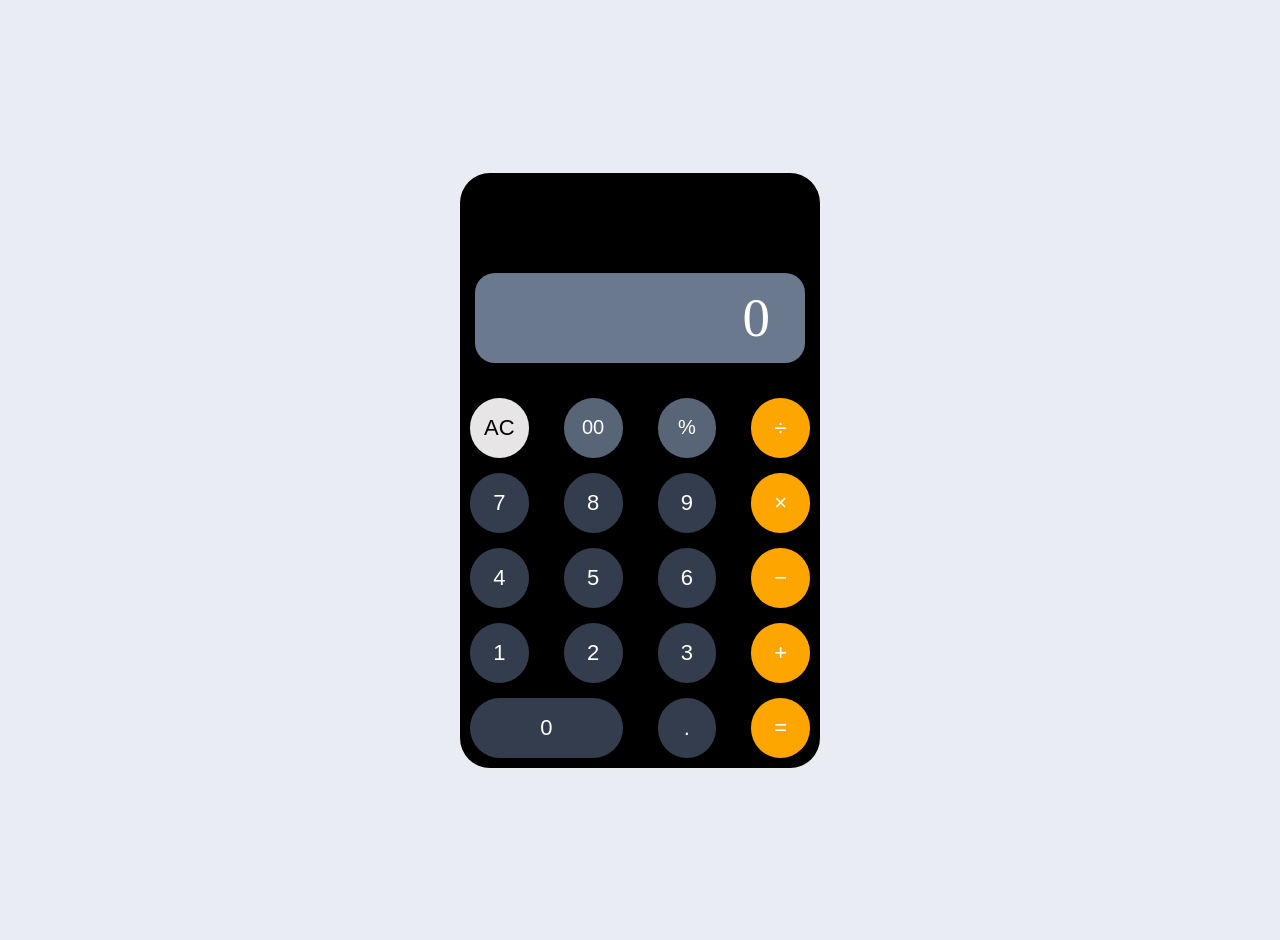
<file: index.html>
<!DOCTYPE html>
<html lang="en">
<head>
  <meta charset="UTF-8">
  <meta name="viewport" content="width=device-width, initial-scale=1.0">
  <title>Modern Calculator</title>
  <link rel="stylesheet" href="style.css">
</head>
<body>
  <main class="calculator" aria-label="Calculator interface">
     <div class="calculator-body">
      <div class="display1">0</div>
     </div>
    </div>

    <div class="keypad">
      <button class="clear" type="button">AC</button>
      <button class="utility" type="button">00</button>
      <button class="utility" type="button">%</button>
      <button class="operator" type="button">÷</button>

      <button type="button">7</button>
      <button type="button">8</button>
      <button type="button">9</button>
      <button class="operator" type="button">×</button>

      <button type="button">4</button>
      <button type="button">5</button>
      <button type="button">6</button>
      <button class="operator" type="button">−</button>

      <button type="button">1</button>
      <button type="button">2</button>
      <button type="button">3</button>
      <button class="operator" type="button">+</button>

      <button class="zero" type="button">0</button>
      <button type="button">.</button>
      <button class="equals" type="button">=</button>
    </div>
  </main>
</body>
</html>
</file>
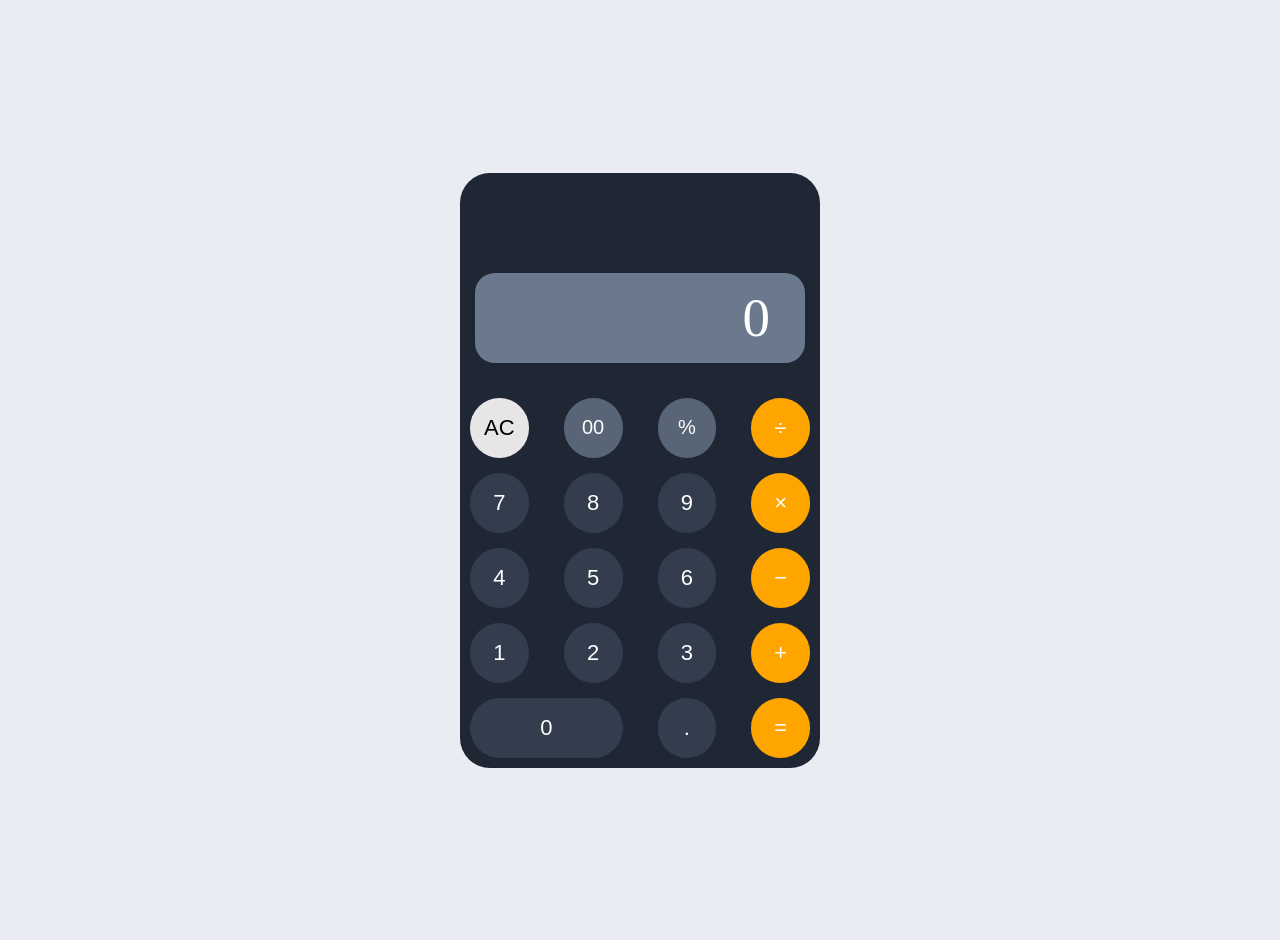
<file: 2026-B291-14509/index.html>
<!DOCTYPE html>
<html lang="en">
<head>
  <meta charset="UTF-8">
  <meta name="viewport" content="width=device-width, initial-scale=1.0">
  <title>Modern Calculator</title>
  <link rel="stylesheet" href="style.css">
</head>
<body>
  <main class="calculator" aria-label="Calculator interface">
     <div class="calculator-body">
      <div class="display1">0</div>
     </div>
    </div>

    <div class="keypad">
      <button class="clear" type="button">AC</button>
      <button class="utility" type="button">00</button>
      <button class="utility" type="button">%</button>
      <button class="operator" type="button">÷</button>

      <button type="button">7</button>
      <button type="button">8</button>
      <button type="button">9</button>
      <button class="operator" type="button">×</button>

      <button type="button">4</button>
      <button type="button">5</button>
      <button type="button">6</button>
      <button class="operator" type="button">−</button>

      <button type="button">1</button>
      <button type="button">2</button>
      <button type="button">3</button>
      <button class="operator" type="button">+</button>

      <button class="zero" type="button">0</button>
      <button type="button">.</button>
      <button class="equals" type="button">=</button>
    </div>
  </main>
</body>
</html>
</file>
<file: style.css>
style.css

* {
  box-sizing: border-box;
}
.calculator-body {
  display: flex;
  justify-content: center;
  padding: 20px;
  align-items: center;
}
body {
  min-height: 100vh;
  margin: 0;
  display: flex;
  align-items: center;
  justify-content: center;
  padding: 20px;
  background-color: #e9edf3;
  font-family: Arial, Helvetica, sans-serif;
}
.calculator {
  width: 340px;
  padding: 80px 10px 10px;
  background-color: black;
  border-radius: 30px;
}
.display1 { 
  font-size: 55px;
  background-color: #6a798d;
  height: 90px;
  color: white;
  display: flex;
  width: 100%;
  justify-content: flex-end;
  padding-right: 35px;
  border-radius: 20px;
  align-items: center;
  margin-bottom: 15px;
  margin-left: -15px;
  margin-right: -15px;
  font-family: "Times New Roman", serif;
}
.expression {
  color: #b2bbca;
  font-size: 18px;
}
.result {
  max-width: 100%;
  overflow: hidden;
  font-size: 54px;
  font-weight: 600;
  line-height: 1;
}
.keypad {
  display: grid;
  grid-template-columns: repeat(4, 1fr);
  column-gap: 35px;
  row-gap: 15px;
}
button {
  min-width: 0;
  height: 60px;
  border: none;
  border-radius: 50px;
  background-color: #343d4d;
  color: #ffffff;
  font-size: 22px;
  font-family: Arial, sans-serif;
  cursor: pointer;
}
button:hover {
  background-color: #475367;
}
button:active {
  transform: scale(0.94);
}
button:focus-visible {
  outline: 3px solid #ffffff;
  outline-offset: 2px;
}
.utility {
  background-color: #586577;
  font-size: 20px;
}
.utility:hover {
  background-color: #6a798d;
}
.operator {
  background-color:orange;
}
.operator:hover {
  background-color:orange;
}
.equals {
  background-color:orange;
}
.equals:hover {
  background-color: orange;
}

.zero {
  grid-column: span 2;
  border-radius: 50px;
}
.clear {
  background: #e7e5e5;
  color: black;
}
</file>
<file: 2026-B291-14509/style.css>
style.css

* {
  box-sizing: border-box;
}

.calculator-body {
  display: flex;
  justify-content: center;
  padding: 20px;
  align-items: center;
}
body {
  min-height: 100vh;
  margin: 0;
  display: flex;
  align-items: center;
  justify-content: center;
  padding: 20px;
  background-color: #e9edf3;
  font-family: Arial, Helvetica, sans-serif;
}
.calculator {
  width: 340px;
  padding: 80px 10px 10px;
  background-color: #202734;
  border-radius: 30px;
}

.display1 { 
  font-size: 55px;
  background-color: #6a798d;
  height: 90px;
  color: white;
  display: flex;
  width: 100%;
  justify-content: flex-end;
  padding-right: 35px;
  border-radius: 20px;
  align-items: center;
  margin-bottom: 15px;
  margin-left: -15px;
  margin-right: -15px;
  font-family: "Times New Roman", serif;
}

.expression {
  color: #b2bbca;
  font-size: 18px;
}

.result {
  max-width: 100%;
  overflow: hidden;
  font-size: 54px;
  font-weight: 600;
  line-height: 1;
}

.keypad {
  display: grid;
  grid-template-columns: repeat(4, 1fr);
  column-gap: 35px;
  row-gap: 15px;
}

button {
  min-width: 0;
  height: 60px;
  border: none;
  border-radius: 50px;
  background-color: #343d4d;
  color: #ffffff;
  font-size: 22px;
  font-family: Arial, sans-serif; 
}

button:hover {
  background-color: #475367;
}

button:active {
  transform: scale(0.94);
}

button:focus-visible {
  outline: 3px solid #ffffff;
  outline-offset: 2px;
}

.utility {
  background-color: #586577;
  font-size: 20px;
}

.utility:hover {
  background-color: #6a798d;
}

.operator {
  background-color:orange;
}

.operator:hover {
  background-color:orange;
}

.equals {
  background-color:orange;
}

.equals:hover {
  background-color: orange;
}

.zero {
  grid-column: span 2;
  border-radius: 50px;
}

.clear {
  background: #e7e5e5;
  color: black;
}
</file>
